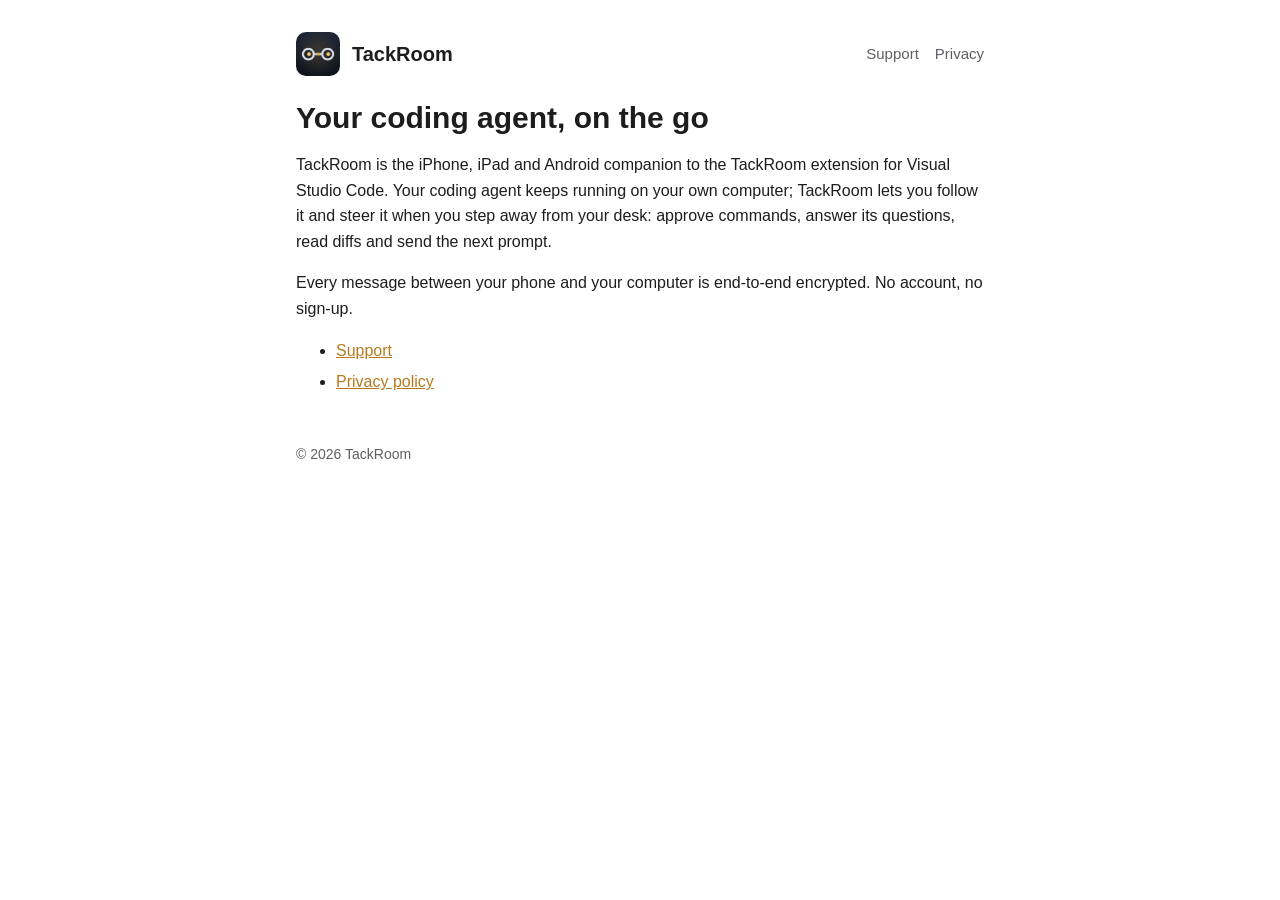
<file: docs/index.html>
<!doctype html>
<html lang="en"><head><meta charset="utf-8"><meta name="viewport" content="width=device-width,initial-scale=1">
<title>TackRoom</title><link rel="icon" href="./favicon.png"><link rel="stylesheet" href="./style.css"></head>
<body><main>
<header><img src="./icon.png" alt=""><a href="./">TackRoom</a><nav><a href="./support/">Support</a><a href="./privacy/">Privacy</a></nav></header>
<h1>Your coding agent, on the go</h1>
<p>TackRoom is the iPhone, iPad and Android companion to the TackRoom extension for Visual Studio Code. Your coding agent keeps running on your own computer; TackRoom lets you follow it and steer it when you step away from your desk: approve commands, answer its questions, read diffs and send the next prompt.</p>
<p>Every message between your phone and your computer is end-to-end encrypted. No account, no sign-up.</p>
<ul><li><a href="./support/">Support</a></li><li><a href="./privacy/">Privacy policy</a></li></ul>
<footer>© 2026 TackRoom</footer>
</main></body></html>
</file>
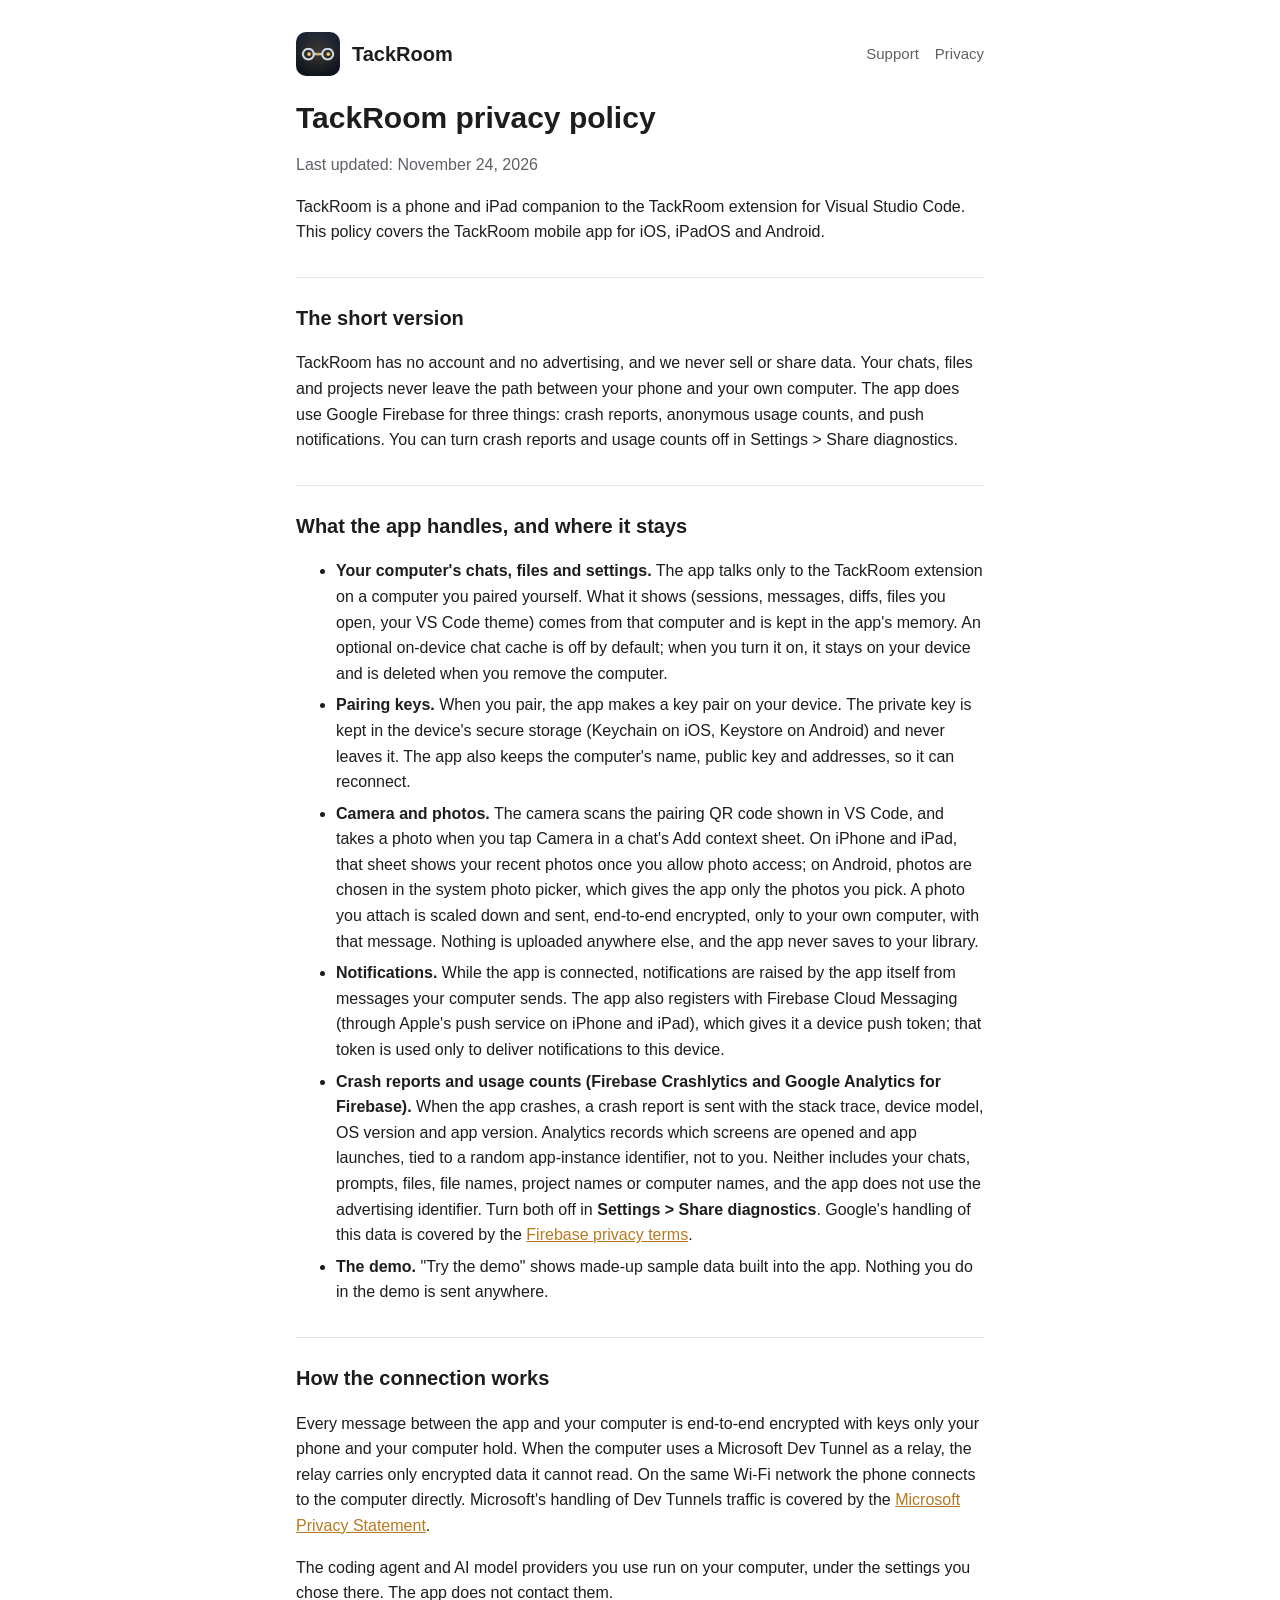
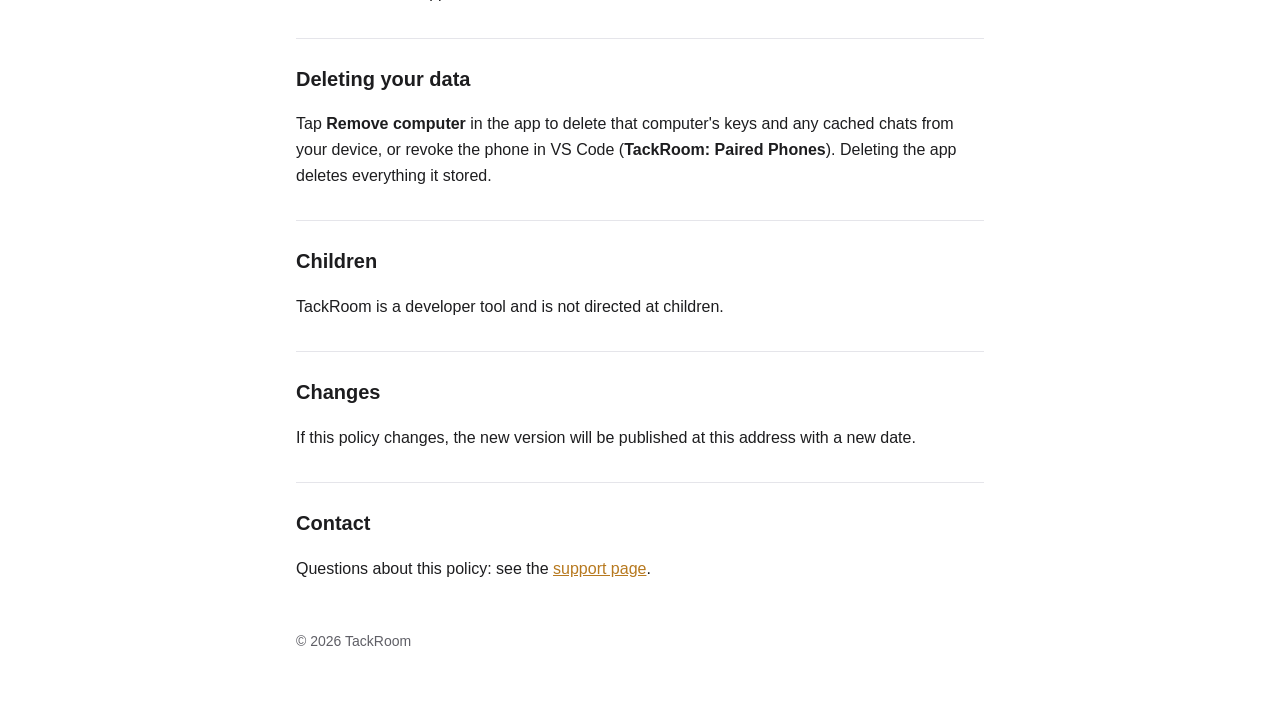
<file: docs/privacy/index.html>
<!doctype html>
<html lang="en"><head><meta charset="utf-8"><meta name="viewport" content="width=device-width,initial-scale=1">
<title>TackRoom Privacy</title><link rel="icon" href="../favicon.png"><link rel="stylesheet" href="../style.css"></head>
<body><main>
<header><img src="../icon.png" alt=""><a href="../">TackRoom</a><nav><a href="../support/">Support</a><a href="../privacy/">Privacy</a></nav></header>
<h1>TackRoom privacy policy</h1>
<p class="muted">Last updated: November 24, 2026</p>
<p>TackRoom is a phone and iPad companion to the TackRoom extension for Visual Studio Code. This policy covers the TackRoom mobile app for iOS, iPadOS and Android.</p>

<h2>The short version</h2>
<p>TackRoom has no account and no advertising, and we never sell or share data. Your chats, files and projects never leave the path between your phone and your own computer. The app does use Google Firebase for three things: crash reports, anonymous usage counts, and push notifications. You can turn crash reports and usage counts off in Settings &gt; Share diagnostics.</p>

<h2>What the app handles, and where it stays</h2>
<ul>
<li><strong>Your computer's chats, files and settings.</strong> The app talks only to the TackRoom extension on a computer you paired yourself. What it shows (sessions, messages, diffs, files you open, your VS Code theme) comes from that computer and is kept in the app's memory. An optional on-device chat cache is off by default; when you turn it on, it stays on your device and is deleted when you remove the computer.</li>
<li><strong>Pairing keys.</strong> When you pair, the app makes a key pair on your device. The private key is kept in the device's secure storage (Keychain on iOS, Keystore on Android) and never leaves it. The app also keeps the computer's name, public key and addresses, so it can reconnect.</li>
<li><strong>Camera and photos.</strong> The camera scans the pairing QR code shown in VS Code, and takes a photo when you tap Camera in a chat's Add context sheet. On iPhone and iPad, that sheet shows your recent photos once you allow photo access; on Android, photos are chosen in the system photo picker, which gives the app only the photos you pick. A photo you attach is scaled down and sent, end-to-end encrypted, only to your own computer, with that message. Nothing is uploaded anywhere else, and the app never saves to your library.</li>
<li><strong>Notifications.</strong> While the app is connected, notifications are raised by the app itself from messages your computer sends. The app also registers with Firebase Cloud Messaging (through Apple's push service on iPhone and iPad), which gives it a device push token; that token is used only to deliver notifications to this device.</li>
<li><strong>Crash reports and usage counts (Firebase Crashlytics and Google Analytics for Firebase).</strong> When the app crashes, a crash report is sent with the stack trace, device model, OS version and app version. Analytics records which screens are opened and app launches, tied to a random app-instance identifier, not to you. Neither includes your chats, prompts, files, file names, project names or computer names, and the app does not use the advertising identifier. Turn both off in <strong>Settings &gt; Share diagnostics</strong>. Google's handling of this data is covered by the <a href="https://firebase.google.com/support/privacy">Firebase privacy terms</a>.</li>
<li><strong>The demo.</strong> "Try the demo" shows made-up sample data built into the app. Nothing you do in the demo is sent anywhere.</li>
</ul>

<h2>How the connection works</h2>
<p>Every message between the app and your computer is end-to-end encrypted with keys only your phone and your computer hold. When the computer uses a Microsoft Dev Tunnel as a relay, the relay carries only encrypted data it cannot read. On the same Wi-Fi network the phone connects to the computer directly. Microsoft's handling of Dev Tunnels traffic is covered by the <a href="https://privacy.microsoft.com/privacystatement">Microsoft Privacy Statement</a>.</p>
<p>The coding agent and AI model providers you use run on your computer, under the settings you chose there. The app does not contact them.</p>

<h2>Deleting your data</h2>
<p>Tap <strong>Remove computer</strong> in the app to delete that computer's keys and any cached chats from your device, or revoke the phone in VS Code (<strong>TackRoom: Paired Phones</strong>). Deleting the app deletes everything it stored.</p>

<h2>Children</h2>
<p>TackRoom is a developer tool and is not directed at children.</p>

<h2>Changes</h2>
<p>If this policy changes, the new version will be published at this address with a new date.</p>

<h2>Contact</h2>
<p>Questions about this policy: see the <a href="../support/">support page</a>.</p>
<footer>© 2026 TackRoom</footer>
</main></body></html>
</file>
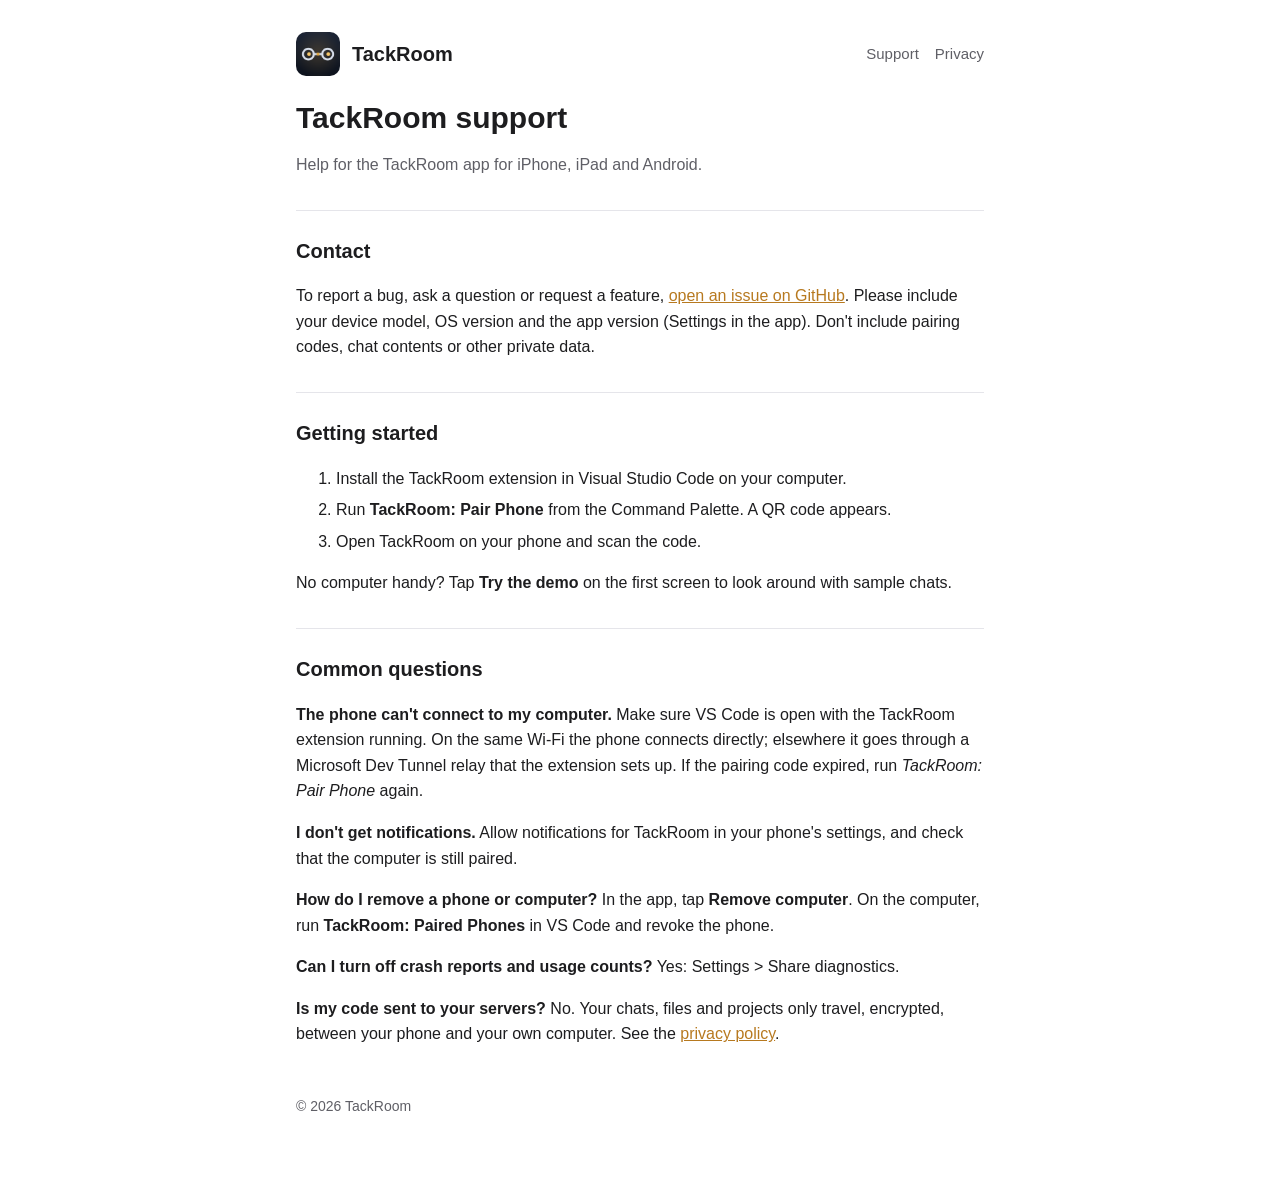
<file: docs/support/index.html>
<!doctype html>
<html lang="en"><head><meta charset="utf-8"><meta name="viewport" content="width=device-width,initial-scale=1">
<title>TackRoom Support</title><link rel="icon" href="../favicon.png"><link rel="stylesheet" href="../style.css"></head>
<body><main>
<header><img src="../icon.png" alt=""><a href="../">TackRoom</a><nav><a href="../support/">Support</a><a href="../privacy/">Privacy</a></nav></header>
<h1>TackRoom support</h1>
<p class="muted">Help for the TackRoom app for iPhone, iPad and Android.</p>

<h2>Contact</h2>
<p>To report a bug, ask a question or request a feature, <a href="https://github.com/onratlgn/tackroom-backend/issues/new">open an issue on GitHub</a>. Please include your device model, OS version and the app version (Settings in the app). Don't include pairing codes, chat contents or other private data.</p>

<h2>Getting started</h2>
<ol>
<li>Install the TackRoom extension in Visual Studio Code on your computer.</li>
<li>Run <strong>TackRoom: Pair Phone</strong> from the Command Palette. A QR code appears.</li>
<li>Open TackRoom on your phone and scan the code.</li>
</ol>
<p>No computer handy? Tap <strong>Try the demo</strong> on the first screen to look around with sample chats.</p>

<h2>Common questions</h2>
<p><strong>The phone can't connect to my computer.</strong> Make sure VS Code is open with the TackRoom extension running. On the same Wi-Fi the phone connects directly; elsewhere it goes through a Microsoft Dev Tunnel relay that the extension sets up. If the pairing code expired, run <em>TackRoom: Pair Phone</em> again.</p>
<p><strong>I don't get notifications.</strong> Allow notifications for TackRoom in your phone's settings, and check that the computer is still paired.</p>
<p><strong>How do I remove a phone or computer?</strong> In the app, tap <strong>Remove computer</strong>. On the computer, run <strong>TackRoom: Paired Phones</strong> in VS Code and revoke the phone.</p>
<p><strong>Can I turn off crash reports and usage counts?</strong> Yes: Settings &gt; Share diagnostics.</p>
<p><strong>Is my code sent to your servers?</strong> No. Your chats, files and projects only travel, encrypted, between your phone and your own computer. See the <a href="../privacy/">privacy policy</a>.</p>
<footer>© 2026 TackRoom</footer>
</main></body></html>
</file>
<file: docs/style.css>
:root{--bg:#ffffff;--fg:#1d1d1f;--muted:#5f5f66;--accent:#b7791f;--line:#e5e5ea}
@media (prefers-color-scheme:dark){:root{--bg:#181818;--fg:#ececec;--muted:#a1a1a8;--accent:#e3a944;--line:#2e2e2e}}
*{box-sizing:border-box}
body{margin:0;background:var(--bg);color:var(--fg);font:16px/1.6 -apple-system,BlinkMacSystemFont,"Segoe UI",Roboto,sans-serif}
main{max-width:720px;margin:0 auto;padding:32px 16px 64px}
header{display:flex;align-items:center;gap:12px;margin-bottom:24px}
header img{width:44px;height:44px;border-radius:10px}
header a{color:var(--fg);text-decoration:none;font-weight:600;font-size:20px}
nav{margin-left:auto;display:flex;gap:16px;font-size:15px}
nav a{color:var(--muted);font-weight:400;font-size:15px}
h1{font-size:30px;line-height:1.2;margin:8px 0}
h2{font-size:20px;margin-top:32px;border-top:1px solid var(--line);padding-top:24px}
a{color:var(--accent)}
.muted{color:var(--muted)}
li{margin:6px 0}
footer{margin-top:48px;color:var(--muted);font-size:14px}
</file>
